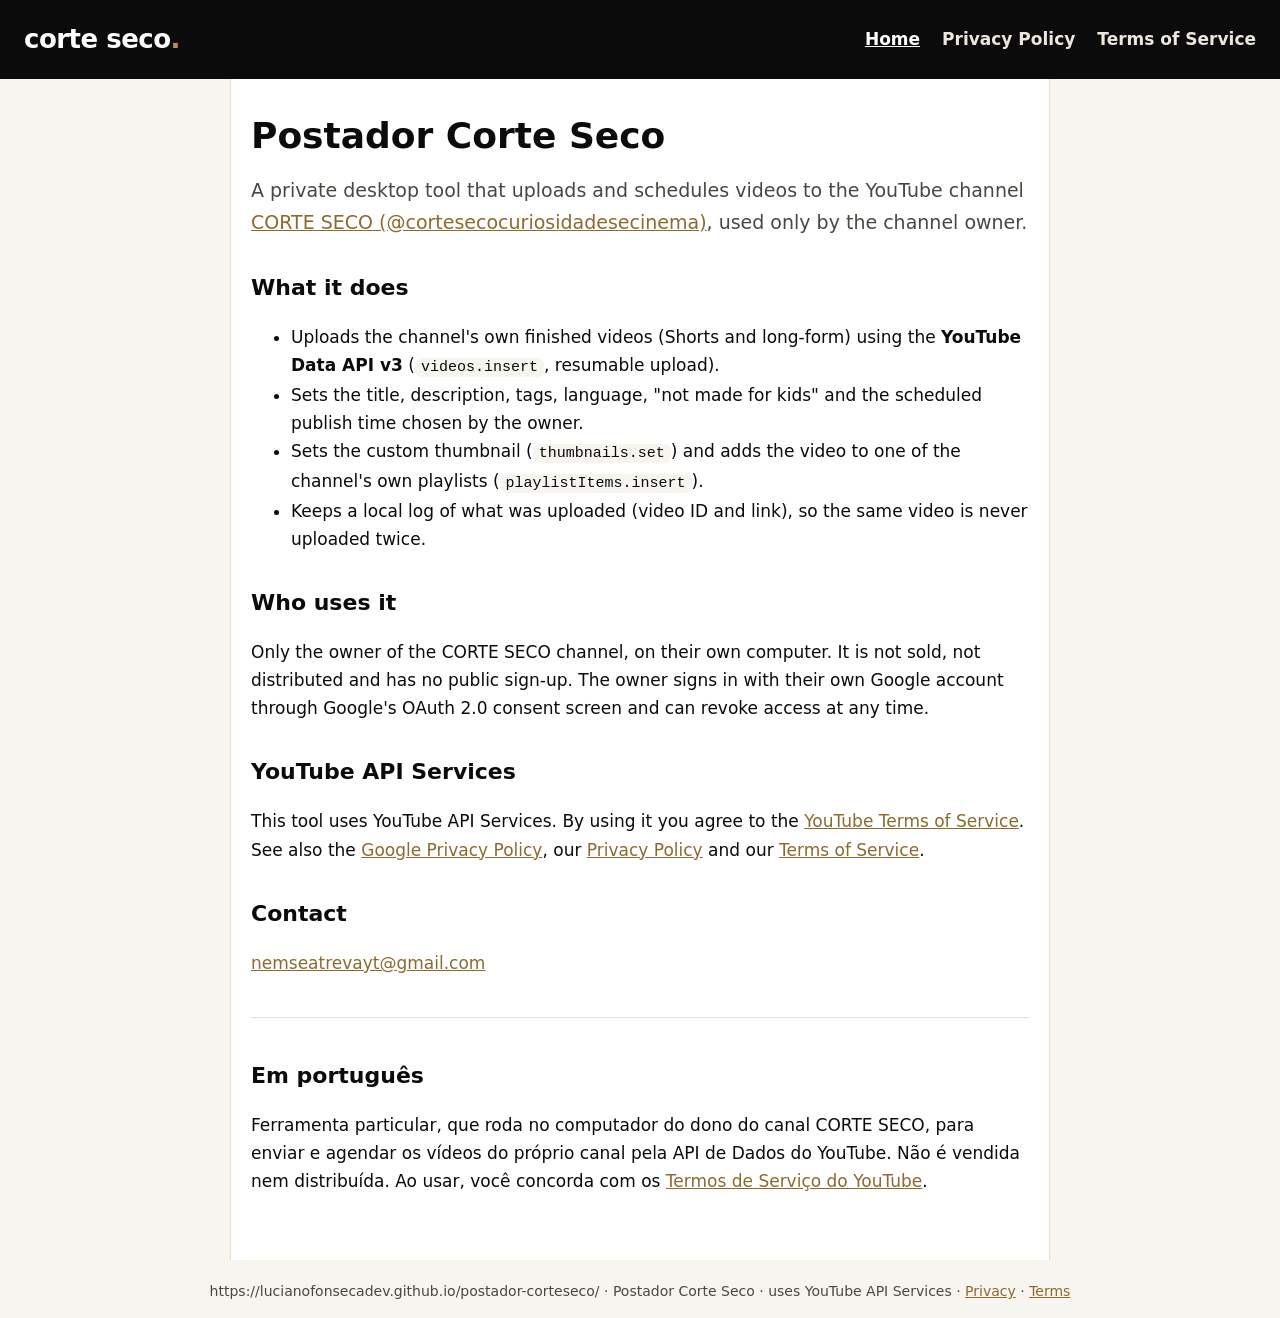
<file: index.html>
<!doctype html>
<html lang="en" translate="no">
<head>
<meta charset="utf-8">
<meta name="google" content="notranslate">
<meta name="viewport" content="width=device-width, initial-scale=1">
<title>Postador Corte Seco</title>
<link rel="stylesheet" href="estilo.css">
</head>
<body>
<header>
  <div class="marca">corte seco<span>.</span></div>
  <nav><a href="index.html" aria-current="page">Home</a><a href="privacy.html">Privacy Policy</a><a href="terms.html">Terms of Service</a></nav>
</header>
<main>
  <h1>Postador Corte Seco</h1>
  <p class="destaque">A private desktop tool that uploads and schedules videos to the YouTube channel
  <a href="https://www.youtube.com/@cortesecocuriosidadesecinema">CORTE SECO (@cortesecocuriosidadesecinema)</a>, used only by the channel owner.</p>

  <h2>What it does</h2>
  <ul>
    <li>Uploads the channel's own finished videos (Shorts and long-form) using the <strong>YouTube Data API v3</strong>
      (<code>videos.insert</code>, resumable upload).</li>
    <li>Sets the title, description, tags, language, "not made for kids" and the scheduled publish time chosen by the owner.</li>
    <li>Sets the custom thumbnail (<code>thumbnails.set</code>) and adds the video to one of the channel's own playlists
      (<code>playlistItems.insert</code>).</li>
    <li>Keeps a local log of what was uploaded (video ID and link), so the same video is never uploaded twice.</li>
  </ul>

  <h2>Who uses it</h2>
  <p>Only the owner of the CORTE SECO channel, on their own computer. It is not sold, not distributed and has no
  public sign-up. The owner signs in with their own Google account through Google's OAuth 2.0 consent screen and can
  revoke access at any time.</p>

  <h2>YouTube API Services</h2>
  <p>This tool uses YouTube API Services. By using it you agree to the
  <a href="https://www.youtube.com/t/terms">YouTube Terms of Service</a>.
  See also the <a href="https://policies.google.com/privacy">Google Privacy Policy</a>,
  our <a href="privacy.html">Privacy Policy</a> and our <a href="terms.html">Terms of Service</a>.</p>

  <h2>Contact</h2>
  <p><a href="mailto:nemseatrevayt@gmail.com">nemseatrevayt@gmail.com</a></p>

  <hr>
  <h2 lang="pt-BR">Em português</h2>
  <p lang="pt-BR">Ferramenta particular, que roda no computador do dono do canal CORTE SECO, para enviar e agendar os
  vídeos do próprio canal pela API de Dados do YouTube. Não é vendida nem distribuída. Ao usar, você concorda com os
  <a href="https://www.youtube.com/t/terms">Termos de Serviço do YouTube</a>.</p>
</main>
<footer>https://lucianofonsecadev.github.io/postador-corteseco/ · Postador Corte Seco · uses YouTube API Services · <a href="privacy.html">Privacy</a> · <a href="terms.html">Terms</a></footer>
</body>
</html>
</file>
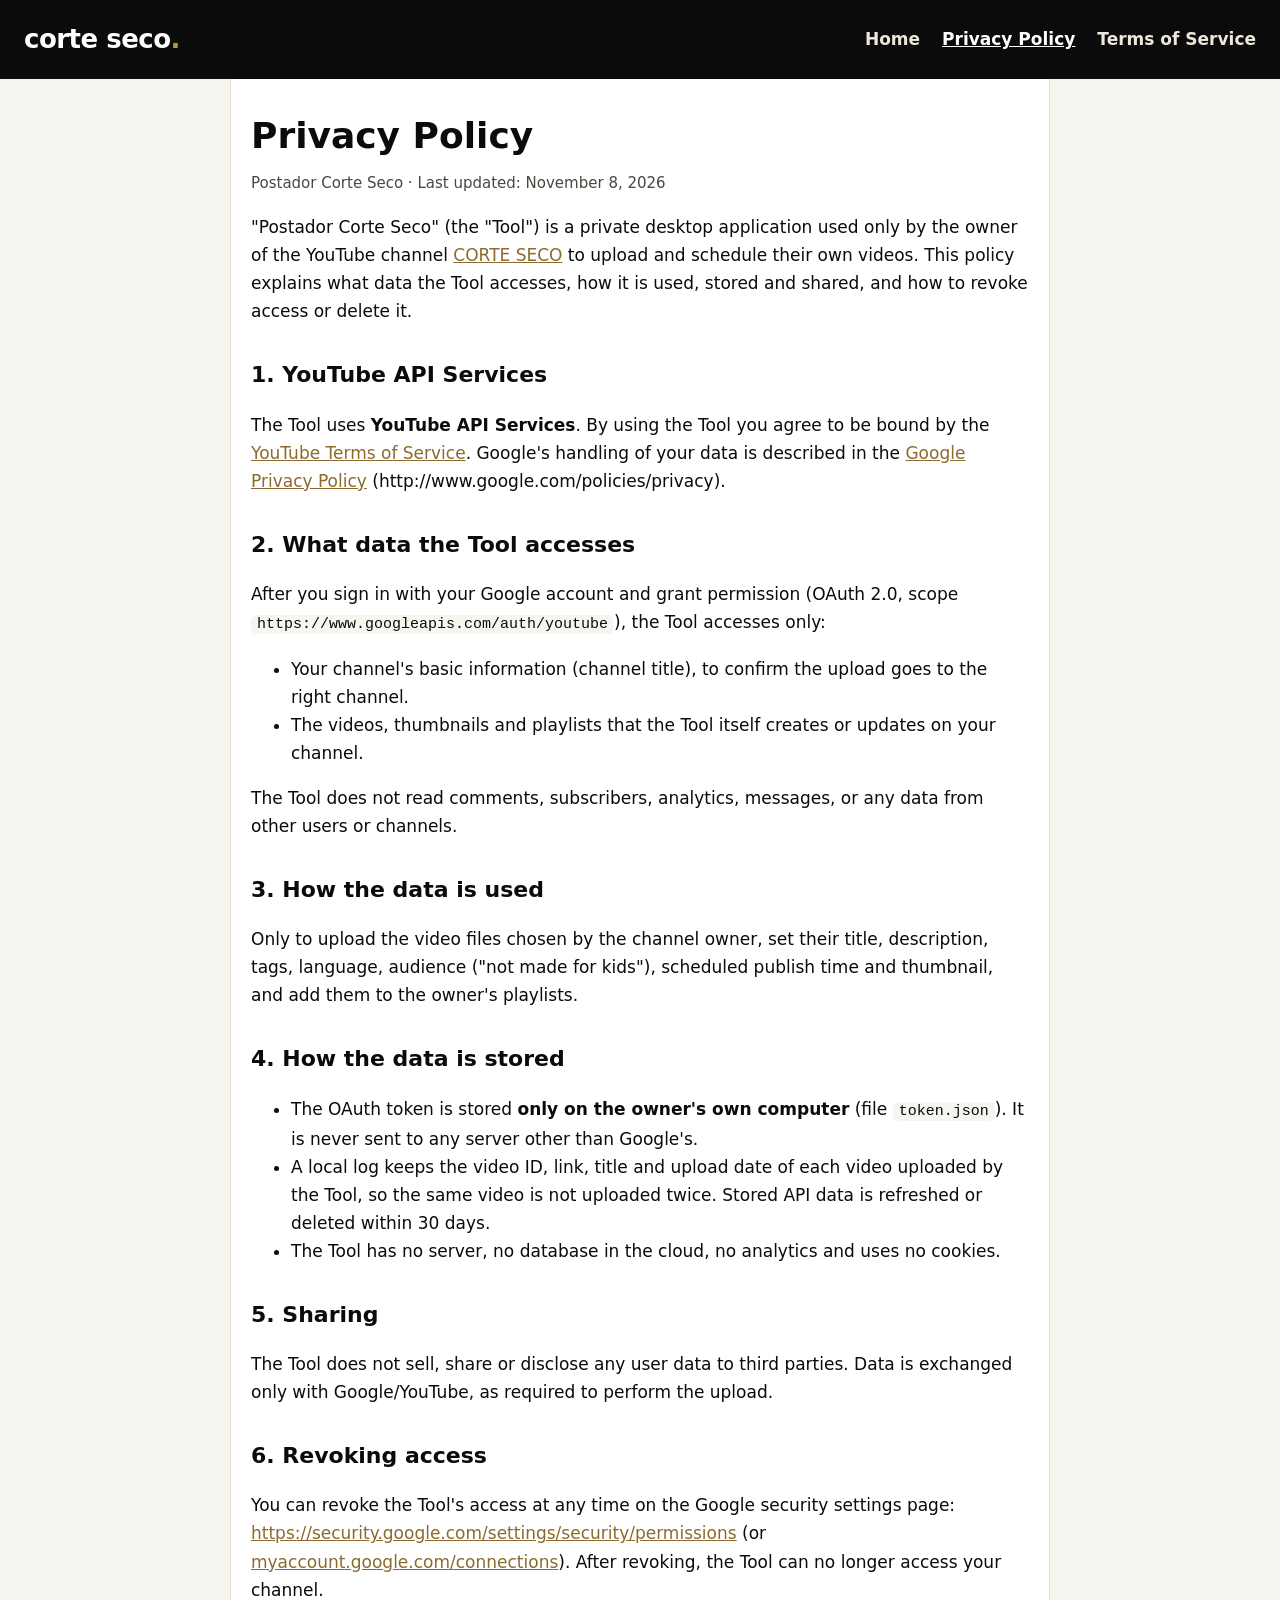
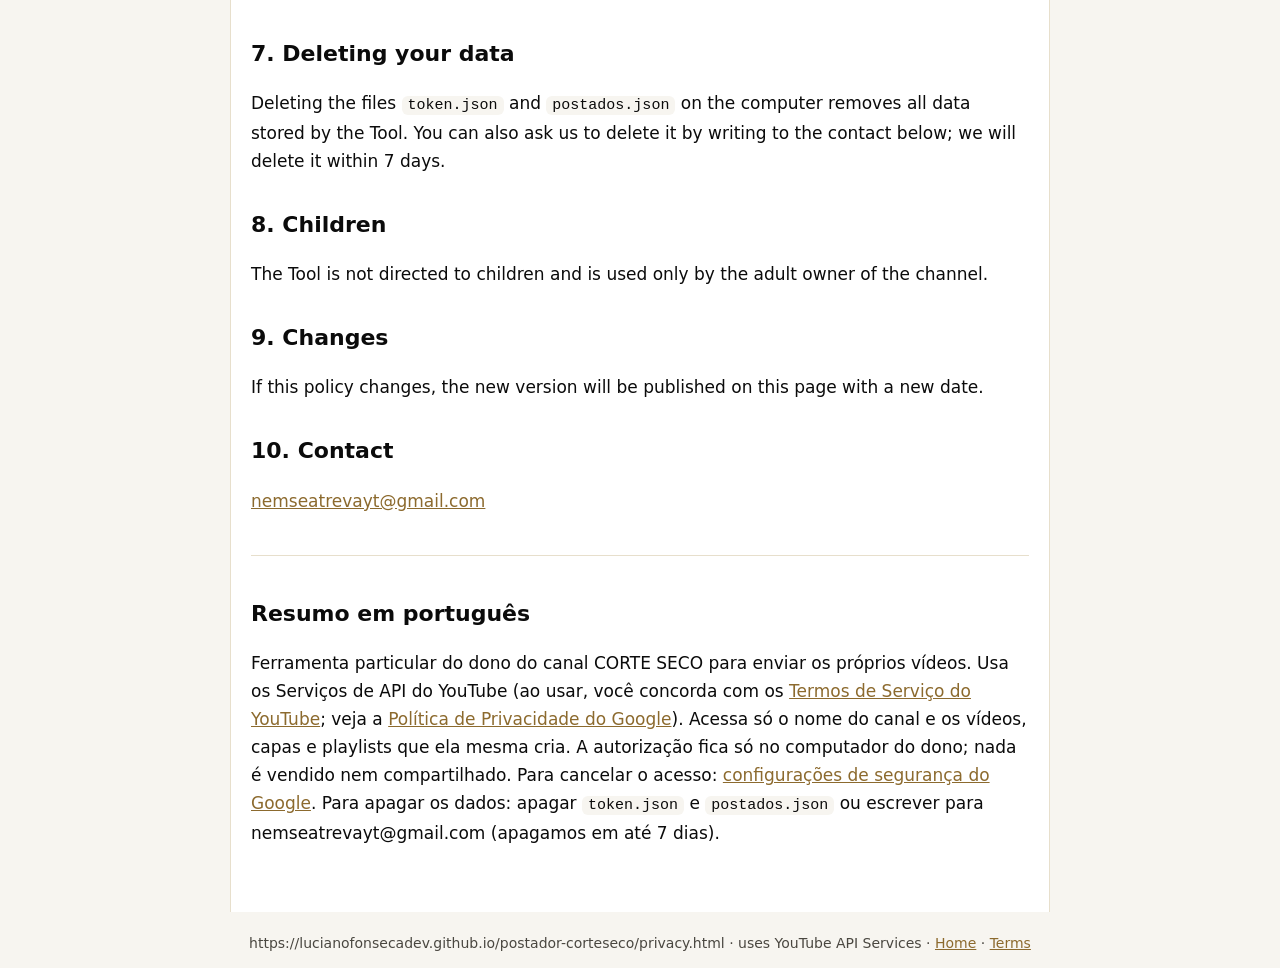
<file: privacy.html>
<!doctype html>
<html lang="en" translate="no">
<head>
<meta charset="utf-8">
<meta name="google" content="notranslate">
<meta name="viewport" content="width=device-width, initial-scale=1">
<title>Privacy Policy · Postador Corte Seco</title>
<link rel="stylesheet" href="estilo.css">
</head>
<body>
<header>
  <div class="marca">corte seco<span>.</span></div>
  <nav><a href="index.html">Home</a><a href="privacy.html" aria-current="page">Privacy Policy</a><a href="terms.html">Terms of Service</a></nav>
</header>
<main>
  <h1>Privacy Policy</h1>
  <p class="data">Postador Corte Seco · Last updated: November 8, 2026</p>

  <p>"Postador Corte Seco" (the "Tool") is a private desktop application used only by the owner of the YouTube channel
  <a href="https://www.youtube.com/@cortesecocuriosidadesecinema">CORTE SECO</a> to upload and schedule their own videos.
  This policy explains what data the Tool accesses, how it is used, stored and shared, and how to revoke access or
  delete it.</p>

  <h2>1. YouTube API Services</h2>
  <p>The Tool uses <strong>YouTube API Services</strong>. By using the Tool you agree to be bound by the
  <a href="https://www.youtube.com/t/terms">YouTube Terms of Service</a>. Google's handling of your data is described in the
  <a href="https://policies.google.com/privacy">Google Privacy Policy</a> (http://www.google.com/policies/privacy).</p>

  <h2>2. What data the Tool accesses</h2>
  <p>After you sign in with your Google account and grant permission (OAuth 2.0, scope
  <code>https://www.googleapis.com/auth/youtube</code>), the Tool accesses only:</p>
  <ul>
    <li>Your channel's basic information (channel title), to confirm the upload goes to the right channel.</li>
    <li>The videos, thumbnails and playlists that the Tool itself creates or updates on your channel.</li>
  </ul>
  <p>The Tool does not read comments, subscribers, analytics, messages, or any data from other users or channels.</p>

  <h2>3. How the data is used</h2>
  <p>Only to upload the video files chosen by the channel owner, set their title, description, tags, language,
  audience ("not made for kids"), scheduled publish time and thumbnail, and add them to the owner's playlists.</p>

  <h2>4. How the data is stored</h2>
  <ul>
    <li>The OAuth token is stored <strong>only on the owner's own computer</strong> (file <code>token.json</code>). It is
      never sent to any server other than Google's.</li>
    <li>A local log keeps the video ID, link, title and upload date of each video uploaded by the Tool, so the same video is
      not uploaded twice. Stored API data is refreshed or deleted within 30 days.</li>
    <li>The Tool has no server, no database in the cloud, no analytics and uses no cookies.</li>
  </ul>

  <h2>5. Sharing</h2>
  <p>The Tool does not sell, share or disclose any user data to third parties. Data is exchanged only with Google/YouTube,
  as required to perform the upload.</p>

  <h2>6. Revoking access</h2>
  <p>You can revoke the Tool's access at any time on the Google security settings page:
  <a href="https://security.google.com/settings/security/permissions">https://security.google.com/settings/security/permissions</a>
  (or <a href="https://myaccount.google.com/connections">myaccount.google.com/connections</a>). After revoking, the Tool
  can no longer access your channel.</p>

  <h2>7. Deleting your data</h2>
  <p>Deleting the files <code>token.json</code> and <code>postados.json</code> on the computer removes all data stored by
  the Tool. You can also ask us to delete it by writing to the contact below; we will delete it within 7 days.</p>

  <h2>8. Children</h2>
  <p>The Tool is not directed to children and is used only by the adult owner of the channel.</p>

  <h2>9. Changes</h2>
  <p>If this policy changes, the new version will be published on this page with a new date.</p>

  <h2>10. Contact</h2>
  <p><a href="mailto:nemseatrevayt@gmail.com">nemseatrevayt@gmail.com</a></p>

  <hr>
  <h2 lang="pt-BR">Resumo em português</h2>
  <p lang="pt-BR">Ferramenta particular do dono do canal CORTE SECO para enviar os próprios vídeos. Usa os Serviços de API
  do YouTube (ao usar, você concorda com os <a href="https://www.youtube.com/t/terms">Termos de Serviço do YouTube</a>;
  veja a <a href="https://policies.google.com/privacy">Política de Privacidade do Google</a>). Acessa só o nome do canal e
  os vídeos, capas e playlists que ela mesma cria. A autorização fica só no computador do dono; nada é vendido nem
  compartilhado. Para cancelar o acesso:
  <a href="https://security.google.com/settings/security/permissions">configurações de segurança do Google</a>.
  Para apagar os dados: apagar <code>token.json</code> e <code>postados.json</code> ou escrever para
  nemseatrevayt@gmail.com (apagamos em até 7 dias).</p>
</main>
<footer>https://lucianofonsecadev.github.io/postador-corteseco/privacy.html · uses YouTube API Services · <a href="index.html">Home</a> · <a href="terms.html">Terms</a></footer>
</body>
</html>
</file>
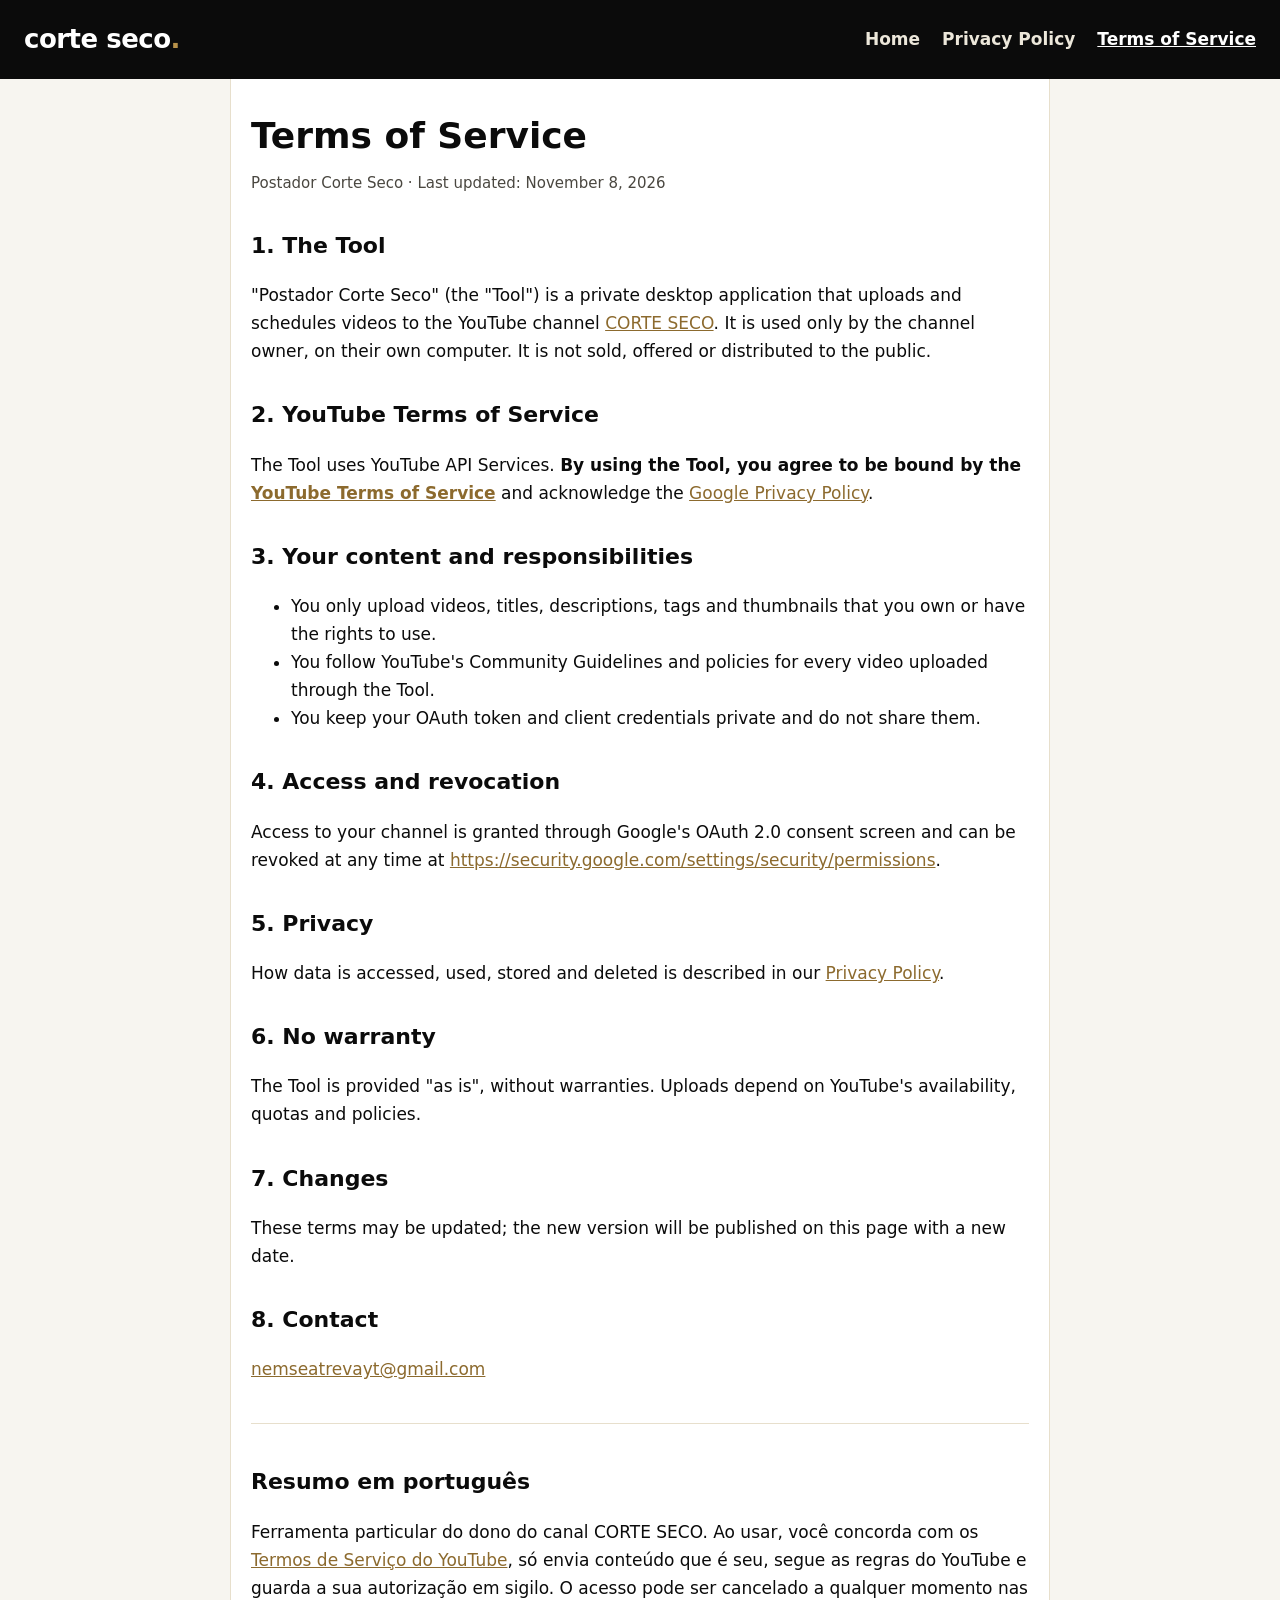
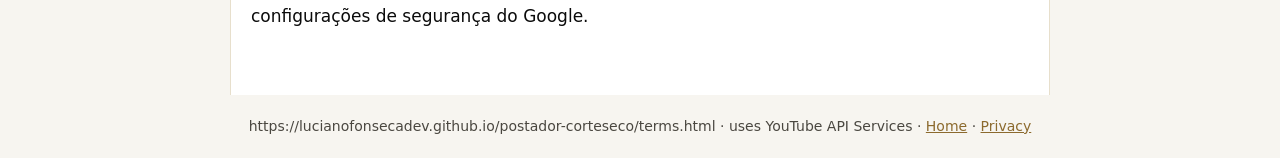
<file: terms.html>
<!doctype html>
<html lang="en" translate="no">
<head>
<meta charset="utf-8">
<meta name="google" content="notranslate">
<meta name="viewport" content="width=device-width, initial-scale=1">
<title>Terms of Service · Postador Corte Seco</title>
<link rel="stylesheet" href="estilo.css">
</head>
<body>
<header>
  <div class="marca">corte seco<span>.</span></div>
  <nav><a href="index.html">Home</a><a href="privacy.html">Privacy Policy</a><a href="terms.html" aria-current="page">Terms of Service</a></nav>
</header>
<main>
  <h1>Terms of Service</h1>
  <p class="data">Postador Corte Seco · Last updated: November 8, 2026</p>

  <h2>1. The Tool</h2>
  <p>"Postador Corte Seco" (the "Tool") is a private desktop application that uploads and schedules videos to the YouTube
  channel <a href="https://www.youtube.com/@cortesecocuriosidadesecinema">CORTE SECO</a>. It is used only by the channel owner, on their own
  computer. It is not sold, offered or distributed to the public.</p>

  <h2>2. YouTube Terms of Service</h2>
  <p>The Tool uses YouTube API Services. <strong>By using the Tool, you agree to be bound by the
  <a href="https://www.youtube.com/t/terms">YouTube Terms of Service</a></strong> and acknowledge the
  <a href="https://policies.google.com/privacy">Google Privacy Policy</a>.</p>

  <h2>3. Your content and responsibilities</h2>
  <ul>
    <li>You only upload videos, titles, descriptions, tags and thumbnails that you own or have the rights to use.</li>
    <li>You follow YouTube's Community Guidelines and policies for every video uploaded through the Tool.</li>
    <li>You keep your OAuth token and client credentials private and do not share them.</li>
  </ul>

  <h2>4. Access and revocation</h2>
  <p>Access to your channel is granted through Google's OAuth 2.0 consent screen and can be revoked at any time at
  <a href="https://security.google.com/settings/security/permissions">https://security.google.com/settings/security/permissions</a>.</p>

  <h2>5. Privacy</h2>
  <p>How data is accessed, used, stored and deleted is described in our <a href="privacy.html">Privacy Policy</a>.</p>

  <h2>6. No warranty</h2>
  <p>The Tool is provided "as is", without warranties. Uploads depend on YouTube's availability, quotas and policies.</p>

  <h2>7. Changes</h2>
  <p>These terms may be updated; the new version will be published on this page with a new date.</p>

  <h2>8. Contact</h2>
  <p><a href="mailto:nemseatrevayt@gmail.com">nemseatrevayt@gmail.com</a></p>

  <hr>
  <h2 lang="pt-BR">Resumo em português</h2>
  <p lang="pt-BR">Ferramenta particular do dono do canal CORTE SECO. Ao usar, você concorda com os
  <a href="https://www.youtube.com/t/terms">Termos de Serviço do YouTube</a>, só envia conteúdo que é seu, segue as regras
  do YouTube e guarda a sua autorização em sigilo. O acesso pode ser cancelado a qualquer momento nas configurações de
  segurança do Google.</p>
</main>
<footer>https://lucianofonsecadev.github.io/postador-corteseco/terms.html · uses YouTube API Services · <a href="index.html">Home</a> · <a href="privacy.html">Privacy</a></footer>
</body>
</html>
</file>
<file: estilo.css>
:root{--tinta:#0B0B0B;--tinta2:#4A4740;--violeta:#8C6A2E;--fundo:#F7F5F0;--linha:#E7DFCC}
*{box-sizing:border-box}
body{margin:0;background:var(--fundo);color:var(--tinta);font:17px/1.65 system-ui,-apple-system,"Segoe UI",Roboto,sans-serif}
header{background:var(--tinta);color:#fff;padding:18px 24px;display:flex;flex-wrap:wrap;gap:12px 28px;align-items:center;justify-content:space-between}
.marca{font-weight:800;font-size:26px;letter-spacing:-.5px}.marca span{color:#B8924A}
nav{display:flex;flex-wrap:wrap;gap:6px 22px}nav a{color:#ECE7DA;text-decoration:none;font-weight:600}nav a[aria-current]{color:#fff;text-decoration:underline}
main{max-width:820px;margin:0 auto;padding:36px 20px 48px;background:#fff;border-left:1px solid var(--linha);border-right:1px solid var(--linha)}
h1{font-size:36px;line-height:1.15;margin:0 0 12px}h2{font-size:22px;margin:32px 0 8px}
a{color:var(--violeta)}code{background:var(--fundo);padding:1px 6px;border-radius:6px;font-size:15px}
.destaque{font-size:19px;color:var(--tinta2)}.data{color:var(--tinta2);font-size:15px}
hr{border:none;border-top:1px solid var(--linha);margin:40px 0}
footer{text-align:center;color:var(--tinta2);font-size:14px;padding:20px}
table{border-collapse:collapse;width:100%}td,th{border:1px solid var(--linha);padding:8px 10px;text-align:left;vertical-align:top}
</file>
